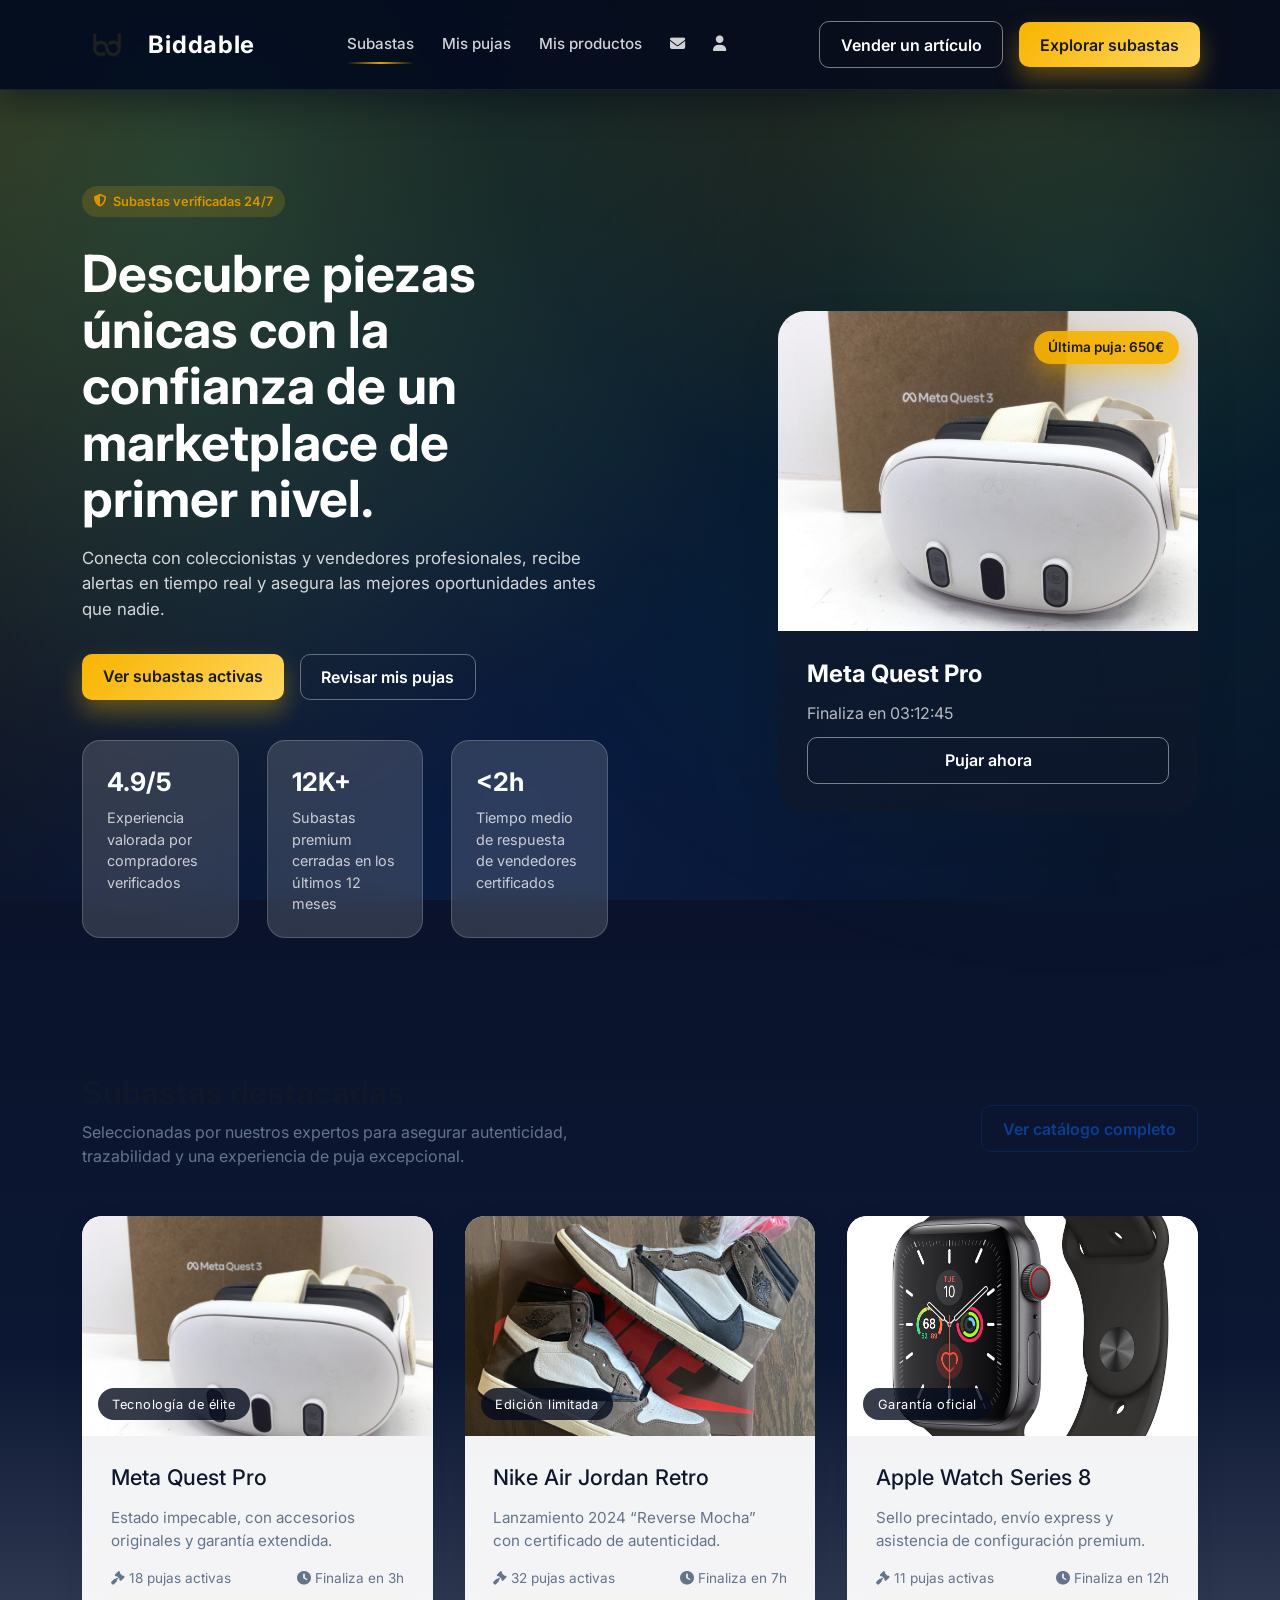
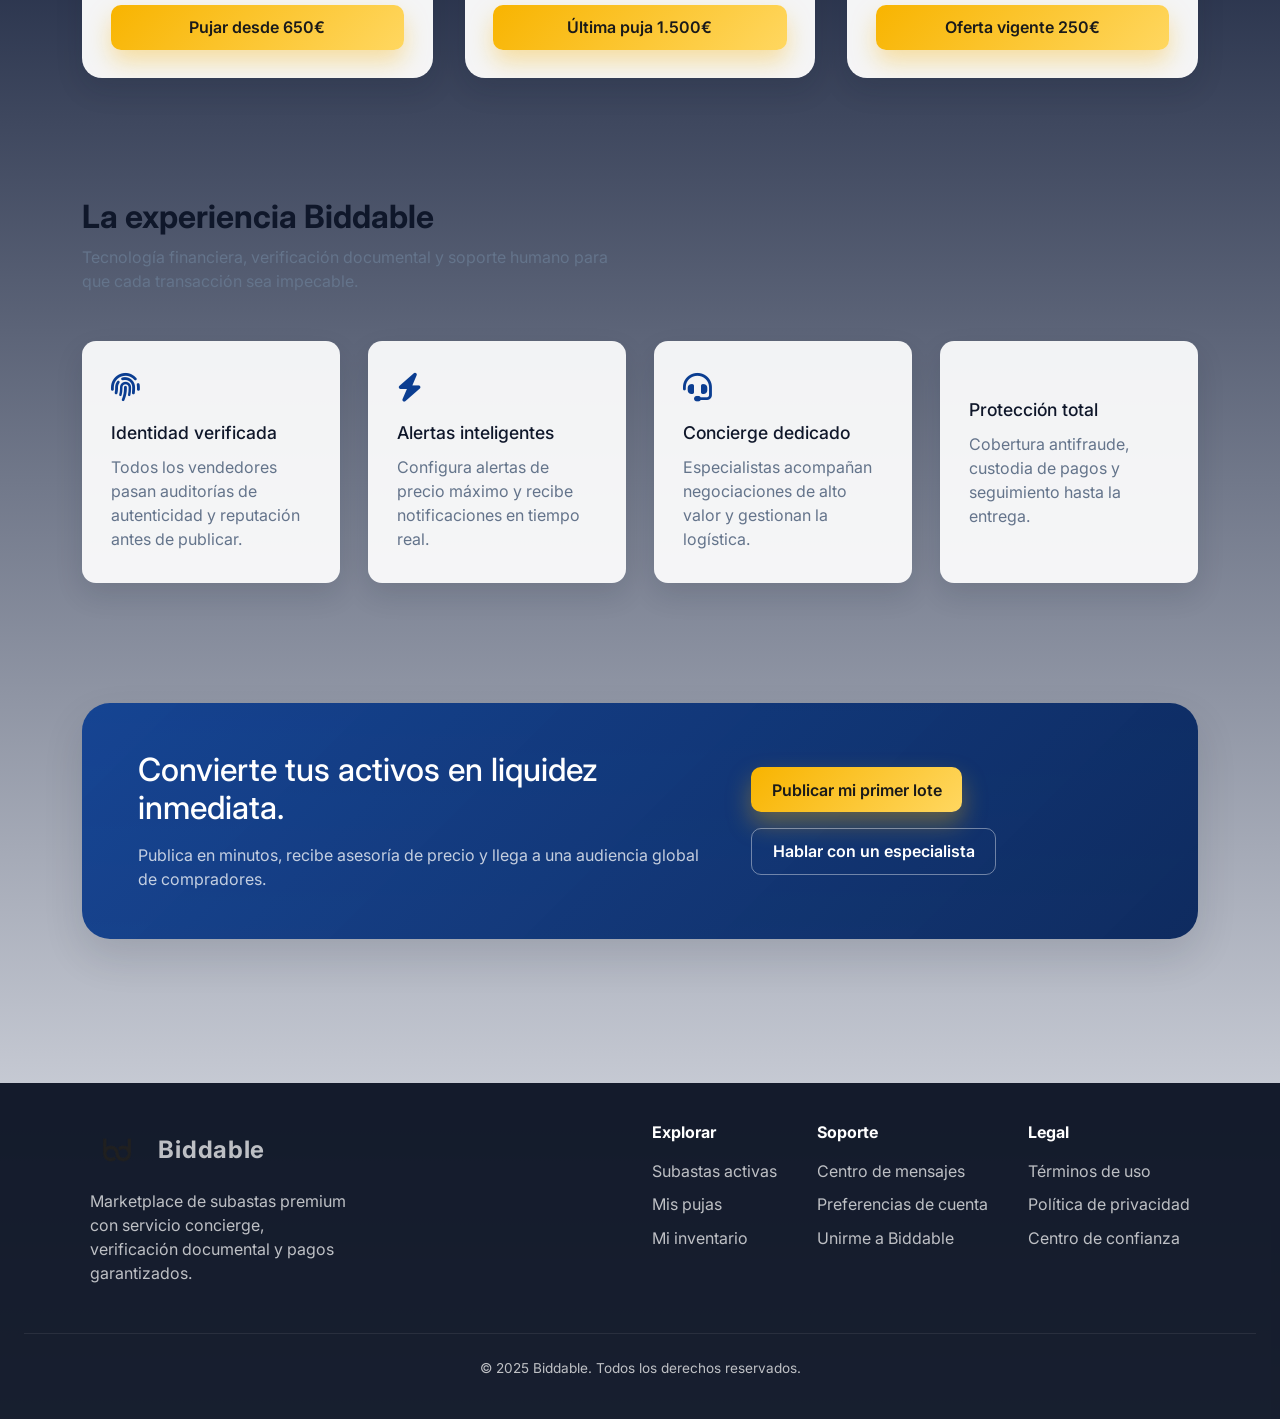
<file: src/public/index.html>
<!DOCTYPE html>
<html lang="es">
<head>
  <meta charset="UTF-8" />
  <meta name="viewport" content="width=device-width, initial-scale=1.0" />
  <title>Biddable | Subastas Exclusivas</title>

  <!-- Bootstrap & Estilos -->
  <link href="https://cdn.jsdelivr.net/npm/bootstrap@5.3.2/dist/css/bootstrap.min.css" rel="stylesheet" />
  <link href="https://fonts.googleapis.com/css2?family=Inter:wght@400;600;700&display=swap" rel="stylesheet" />
  <link rel="stylesheet" href="https://cdnjs.cloudflare.com/ajax/libs/font-awesome/6.4.0/css/all.min.css" />
  <link rel="stylesheet" href="css/theme.css" />
  <link rel="stylesheet" href="css/index.css" />
</head>
<body>
  <header class="app-header">
    <div class="app-header__inner">
      <a href="index.html" class="app-brand">
        <img src="uploads/logo-removebg-preview.png" alt="Biddable" />
        Biddable
      </a>
      <nav class="app-nav">
        <a href="productos.html" class="is-active">Subastas</a>
        <a href="misPujas.html">Mis pujas</a>
        <a href="misProductos.html">Mis productos</a>
        <a href="mensajes.html"><i class="fas fa-envelope"></i></a>
        <a href="miCuenta.html"><i class="fas fa-user"></i></a>
      </nav>
      <div class="app-header__actions">
        <a href="crearProducto.html" class="btn btn-outline-light">Vender un artículo</a>
        <a href="productos.html" class="btn btn-primary">Explorar subastas</a>
      </div>
    </div>
  </header>

  <main>
    <section class="home-hero">
      <div class="container">
        <div class="home-hero__grid">
          <div class="home-hero__content">
            <span class="badge-premium"><i class="fas fa-shield-alt"></i> Subastas verificadas 24/7</span>
            <h1>Descubre piezas únicas con la confianza de un marketplace de primer nivel.</h1>
            <p>Conecta con coleccionistas y vendedores profesionales, recibe alertas en tiempo real y asegura las mejores oportunidades antes que nadie.</p>
            <div class="home-hero__actions">
              <a href="productos.html" class="btn btn-primary">Ver subastas activas</a>
              <a href="misPujas.html" class="btn btn-outline-light">Revisar mis pujas</a>
            </div>
            <div class="home-hero__stats">
              <div class="hero-stat">
                <span>4.9/5</span>
                <p>Experiencia valorada por compradores verificados</p>
              </div>
              <div class="hero-stat">
                <span>12K+</span>
                <p>Subastas premium cerradas en los últimos 12 meses</p>
              </div>
              <div class="hero-stat">
                <span>&lt;2h</span>
                <p>Tiempo medio de respuesta de vendedores certificados</p>
              </div>
            </div>
          </div>
          <div class="home-hero__visual">
            <div class="hero-showcase">
              <img src="uploads/gafasvr.jpg" alt="Gafas VR Meta Quest" class="hero-showcase__image" />
              <div class="hero-showcase__badge">Última puja: 650€</div>
              <div class="hero-showcase__details">
                <h3>Meta Quest Pro</h3>
                <p>Finaliza en 03:12:45</p>
                <a href="producto.html?id=684ae522dd8f80b10f4de175" class="btn btn-outline-light">Pujar ahora</a>
              </div>
            </div>
          </div>
        </div>
      </div>
    </section>

    <section class="home-showcase">
      <div class="container">
        <div class="section-heading">
          <div>
            <h2 class="section-heading__title">Subastas destacadas</h2>
            <p class="section-heading__subtitle">Seleccionadas por nuestros expertos para asegurar autenticidad, trazabilidad y una experiencia de puja excepcional.</p>
          </div>
          <a href="productos.html" class="btn btn-outline-primary">Ver catálogo completo</a>
        </div>
        <div class="auction-grid">
          <article class="auction-card">
            <div class="auction-card__media">
              <img src="uploads/gafasvr.jpg" alt="Gafas VR Meta Quest" />
              <span class="auction-card__tag">Tecnología de élite</span>
            </div>
            <div class="auction-card__body">
              <h3>Meta Quest Pro</h3>
              <p>Estado impecable, con accesorios originales y garantía extendida.</p>
              <div class="auction-card__meta">
                <span><i class="fas fa-gavel"></i> 18 pujas activas</span>
                <span><i class="fas fa-clock"></i> Finaliza en 3h</span>
              </div>
              <a href="producto.html?id=684ae522dd8f80b10f4de175" class="btn btn-primary w-100">Pujar desde 650€</a>
            </div>
          </article>
          <article class="auction-card">
            <div class="auction-card__media">
              <img src="uploads/nike.jpg" alt="Zapatillas Nike Air Jordan" />
              <span class="auction-card__tag">Edición limitada</span>
            </div>
            <div class="auction-card__body">
              <h3>Nike Air Jordan Retro</h3>
              <p>Lanzamiento 2024 “Reverse Mocha” con certificado de autenticidad.</p>
              <div class="auction-card__meta">
                <span><i class="fas fa-gavel"></i> 32 pujas activas</span>
                <span><i class="fas fa-clock"></i> Finaliza en 7h</span>
              </div>
              <a href="producto.html?id=684ae624dd8f80b10f4de181" class="btn btn-primary w-100">Última puja 1.500€</a>
            </div>
          </article>
          <article class="auction-card">
            <div class="auction-card__media">
              <img src="uploads/apple.jpg" alt="Apple Watch Series 8" />
              <span class="auction-card__tag">Garantía oficial</span>
            </div>
            <div class="auction-card__body">
              <h3>Apple Watch Series 8</h3>
              <p>Sello precintado, envío express y asistencia de configuración premium.</p>
              <div class="auction-card__meta">
                <span><i class="fas fa-gavel"></i> 11 pujas activas</span>
                <span><i class="fas fa-clock"></i> Finaliza en 12h</span>
              </div>
              <a href="producto.html?id=684ae76fdd8f80b10f4de19f" class="btn btn-primary w-100">Oferta vigente 250€</a>
            </div>
          </article>
        </div>
      </div>
    </section>

    <section class="home-benefits">
      <div class="container">
        <div class="section-heading">
          <div>
            <h2 class="section-heading__title">La experiencia Biddable</h2>
            <p class="section-heading__subtitle">Tecnología financiera, verificación documental y soporte humano para que cada transacción sea impecable.</p>
          </div>
        </div>
        <div class="benefits-grid">
          <article class="benefit-card">
            <i class="fas fa-fingerprint"></i>
            <h4>Identidad verificada</h4>
            <p>Todos los vendedores pasan auditorías de autenticidad y reputación antes de publicar.</p>
          </article>
          <article class="benefit-card">
            <i class="fas fa-bolt"></i>
            <h4>Alertas inteligentes</h4>
            <p>Configura alertas de precio máximo y recibe notificaciones en tiempo real.</p>
          </article>
          <article class="benefit-card">
            <i class="fas fa-headset"></i>
            <h4>Concierge dedicado</h4>
            <p>Especialistas acompañan negociaciones de alto valor y gestionan la logística.</p>
          </article>
          <article class="benefit-card">
            <i class="fas fa-shield-check"></i>
            <h4>Protección total</h4>
            <p>Cobertura antifraude, custodia de pagos y seguimiento hasta la entrega.</p>
          </article>
        </div>
      </div>
    </section>

    <section class="home-cta">
      <div class="container">
        <div class="home-cta__panel">
          <div>
            <h2>Convierte tus activos en liquidez inmediata.</h2>
            <p>Publica en minutos, recibe asesoría de precio y llega a una audiencia global de compradores.</p>
          </div>
          <div class="home-cta__actions">
            <a href="crearProducto.html" class="btn btn-primary">Publicar mi primer lote</a>
            <a href="mensajes.html" class="btn btn-outline-primary">Hablar con un especialista</a>
          </div>
        </div>
      </div>
    </section>
  </main>

  <footer class="app-footer">
    <div class="app-footer__inner">
      <div class="app-footer__brand">
        <a href="index.html" class="app-brand">
          <img src="uploads/logo-removebg-preview.png" alt="Biddable" />
          Biddable
        </a>
        <p>Marketplace de subastas premium con servicio concierge, verificación documental y pagos garantizados.</p>
      </div>
      <div class="app-footer__cols">
        <div class="app-footer__col">
          <h4>Explorar</h4>
          <ul>
            <li><a href="productos.html">Subastas activas</a></li>
            <li><a href="misPujas.html">Mis pujas</a></li>
            <li><a href="misProductos.html">Mi inventario</a></li>
          </ul>
        </div>
        <div class="app-footer__col">
          <h4>Soporte</h4>
          <ul>
            <li><a href="mensajes.html">Centro de mensajes</a></li>
            <li><a href="miCuenta.html">Preferencias de cuenta</a></li>
            <li><a href="registro.html">Unirme a Biddable</a></li>
          </ul>
        </div>
        <div class="app-footer__col">
          <h4>Legal</h4>
          <ul>
            <li><a href="#">Términos de uso</a></li>
            <li><a href="#">Política de privacidad</a></li>
            <li><a href="#">Centro de confianza</a></li>
          </ul>
        </div>
      </div>
    </div>
    <div class="footer-bottom">&copy; 2025 Biddable. Todos los derechos reservados.</div>
  </footer>

  <div id="notificacion-container" class="toast-container position-fixed bottom-0 end-0 p-3" style="z-index: 1100;"></div>
  <script src="js/notificacion.js"></script>
  <script src="https://cdn.jsdelivr.net/npm/bootstrap@5.3.2/dist/js/bootstrap.bundle.min.js"></script>
</body>
</html>
</file>
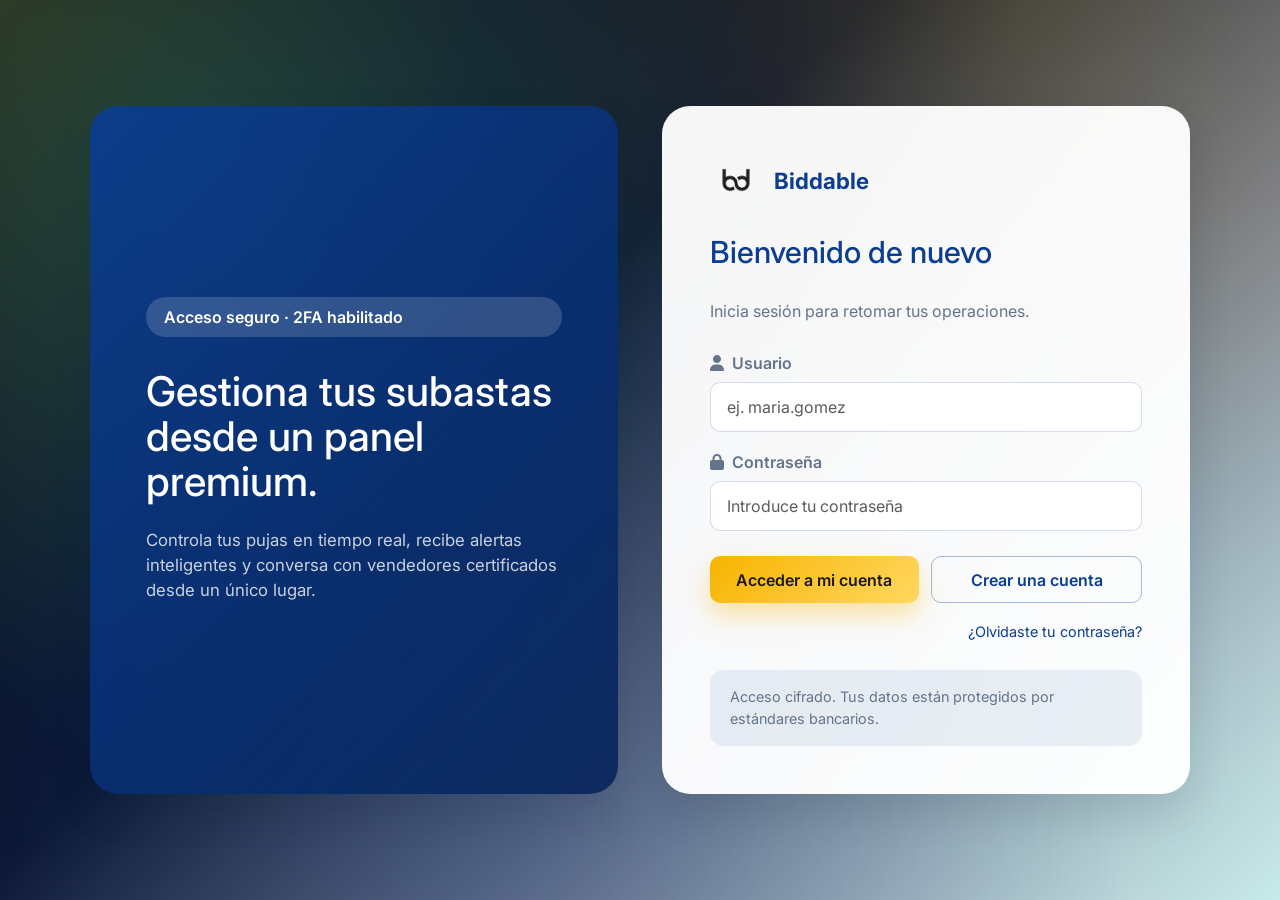
<file: src/public/gestion_productos.html>
<!DOCTYPE html>
<html lang="es">
<head>
  <meta charset="UTF-8" />
  <title>Administrar Productos – Biddable</title>
  <meta name="viewport" content="width=device-width, initial-scale=1.0" />
  <link href="https://cdn.jsdelivr.net/npm/bootstrap@5.3.2/dist/css/bootstrap.min.css" rel="stylesheet" />
  <link rel="stylesheet" href="css/admin.css" />
</head>
<body>
<header class="bg-white border-bottom shadow-sm sticky-top header-grande">
  <div class="container d-flex justify-content-between align-items-center py-3">
    <a href="index.html" class="d-flex align-items-center gap-3 text-decoration-none">
      <img src="uploads/logo-removebg-preview.png" alt="Logo" height="60">
      <span class="fw-bold text-dark fs-4">Biddable</span>
    </a>
    <nav class="d-flex align-items-center gap-4">
      <a href="gestion_usuarios.html" class="nav-link">Usuarios</a>
      <a href="gestion_productos.html" class="nav-link">Productos</a>
      <a href="miCuenta.html" class="text-dark"><i class="fas fa-user fs-5"></i></a>
    </nav>
  </div>
</header>

<main class="container py-5">
  <h1 class="mb-4">Gestión de Productos</h1>
  <div id="tabla-productos" class="table-responsive">
    <table class="table table-bordered table-striped">
      <thead>
        <tr>
          <th>Título</th>
          <th>Vendedor</th>
          <th>Precio Inicial</th>
          <th>Estado</th>
          <th>Acciones</th>
        </tr>
      </thead>
      <tbody id="productos-body"></tbody>
    </table>
  </div>
</main>

<!-- MODAL DE CONFIRMACIÓN -->
<div class="modal fade" id="modalConfirmarEliminar" tabindex="-1" aria-hidden="true">
  <div class="modal-dialog modal-dialog-centered">
    <div class="modal-content">
      <div class="modal-header">
        <h5 class="modal-title">Confirmar eliminación</h5>
        <button type="button" class="btn-close" data-bs-dismiss="modal" aria-label="Cerrar"></button>
      </div>
      <div class="modal-body">
        ¿Estás seguro de que deseas eliminar este producto?
      </div>
      <div class="modal-footer">
        <button type="button" class="btn btn-secondary" data-bs-dismiss="modal">Cancelar</button>
        <button id="btn-confirmar-eliminar" type="button" class="btn btn-danger">Eliminar</button>
      </div>
    </div>
  </div>
</div>

<!-- Notificación -->
<div id="notificacion-container" class="toast-container position-fixed bottom-0 end-0 p-3" style="z-index: 1100;"></div>

<script src="https://cdn.jsdelivr.net/npm/bootstrap@5.3.2/dist/js/bootstrap.bundle.min.js"></script>
<script src="js/notificacion.js" type="module"></script>
<script src="js/adminProductos.js" type="module"></script>
</body>
</html>
</file>
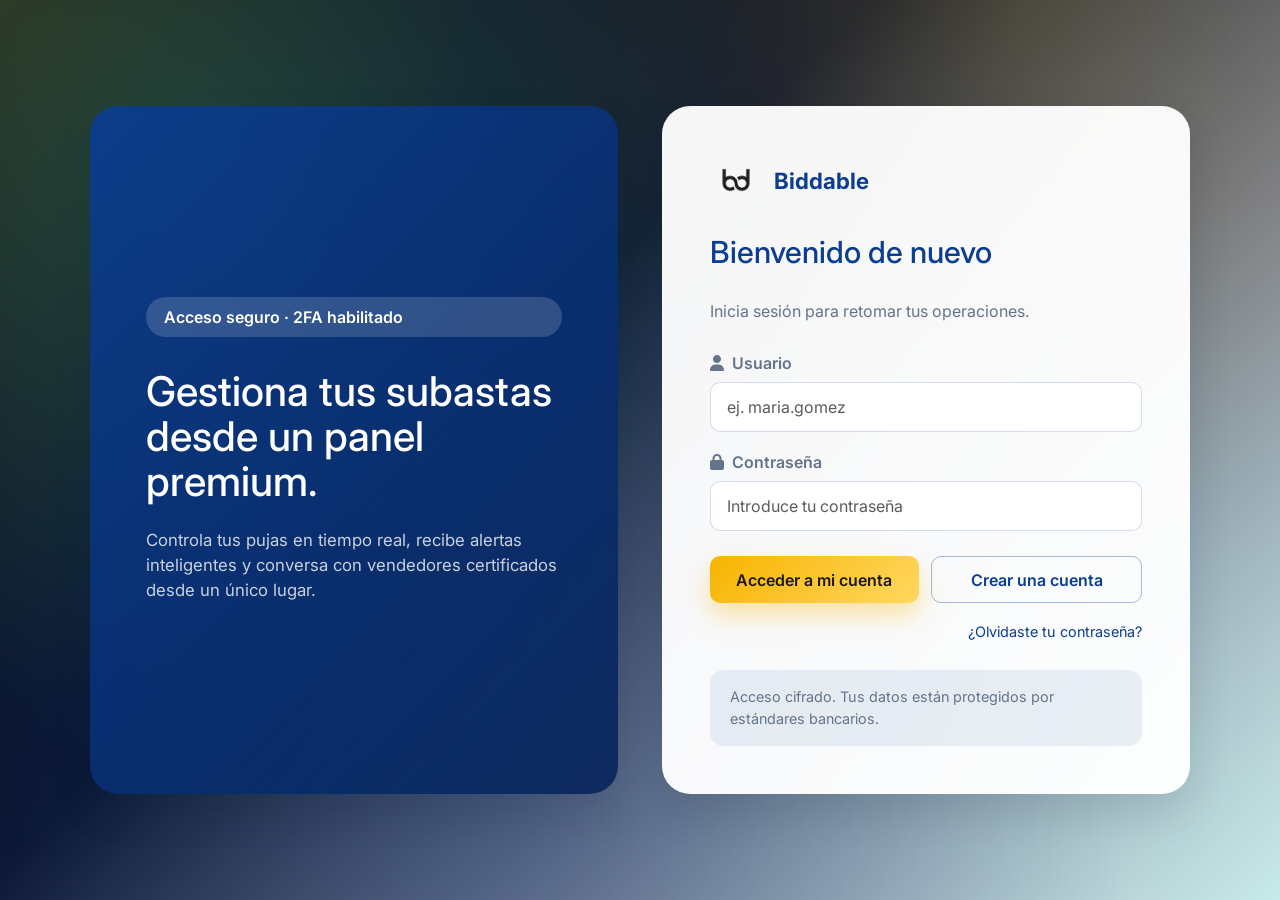
<file: src/public/gestion_usuarios.html>
<!DOCTYPE html>
<html lang="es">
<head>
  <meta charset="UTF-8" />
  <title>Administrar Usuarios – Biddable</title>
  <meta name="viewport" content="width=device-width, initial-scale=1.0" />
  <link href="https://cdn.jsdelivr.net/npm/bootstrap@5.3.2/dist/css/bootstrap.min.css" rel="stylesheet" />
  <link rel="stylesheet" href="css/admin.css" />
</head>
<body>
<header class="bg-white border-bottom shadow-sm sticky-top header-grande">
  <div class="container d-flex justify-content-between align-items-center py-3">
    <a href="index.html" class="d-flex align-items-center gap-3 text-decoration-none">
      <img src="uploads/logo-removebg-preview.png" alt="Logo" height="60">
      <span class="fw-bold text-dark fs-4">Biddable</span>
    </a>
    <nav class="d-flex align-items-center gap-4">
      <a href="gestion_usuarios.html" class="nav-link">Usuarios</a>
      <a href="gestion_productos.html" class="nav-link">Productos</a>
      <a href="miCuenta.html" class="text-dark"><i class="fas fa-user fs-5"></i></a>
    </nav>
  </div>
</header>

<main class="container py-5">
  <h1 class="mb-4">Gestión de Usuarios</h1>
  <div id="tabla-usuarios" class="table-responsive">
    <table class="table table-bordered table-striped">
      <thead>
        <tr>
          <th>Usuario</th>
          <th>Email</th>
          <th>Rol</th>
          <th>Acciones</th>
        </tr>
      </thead>
      <tbody id="usuarios-body"></tbody>
    </table>
  </div>
</main>

<!-- MODAL DE CONFIRMACIÓN -->
<div class="modal fade" id="modalConfirmarEliminar" tabindex="-1" aria-hidden="true">
  <div class="modal-dialog modal-dialog-centered">
    <div class="modal-content">
      <div class="modal-header">
        <h5 class="modal-title">Confirmar eliminación</h5>
        <button type="button" class="btn-close" data-bs-dismiss="modal" aria-label="Cerrar"></button>
      </div>
      <div class="modal-body">
        ¿Estás seguro de que deseas eliminar este usuario?
      </div>
      <div class="modal-footer">
        <button type="button" class="btn btn-secondary" data-bs-dismiss="modal">Cancelar</button>
        <button id="btn-confirmar-eliminar" type="button" class="btn btn-danger">Eliminar</button>
      </div>
    </div>
  </div>
</div>

<!-- Notificación -->
<div id="notificacion-container" class="toast-container position-fixed bottom-0 end-0 p-3" style="z-index: 1100;"></div>

<script src="https://cdn.jsdelivr.net/npm/bootstrap@5.3.2/dist/js/bootstrap.bundle.min.js"></script>
<script src="js/notificacion.js" type="module"></script>
<script src="js/adminUsuarios.js" type="module"></script>
</body>
</html>
</file>
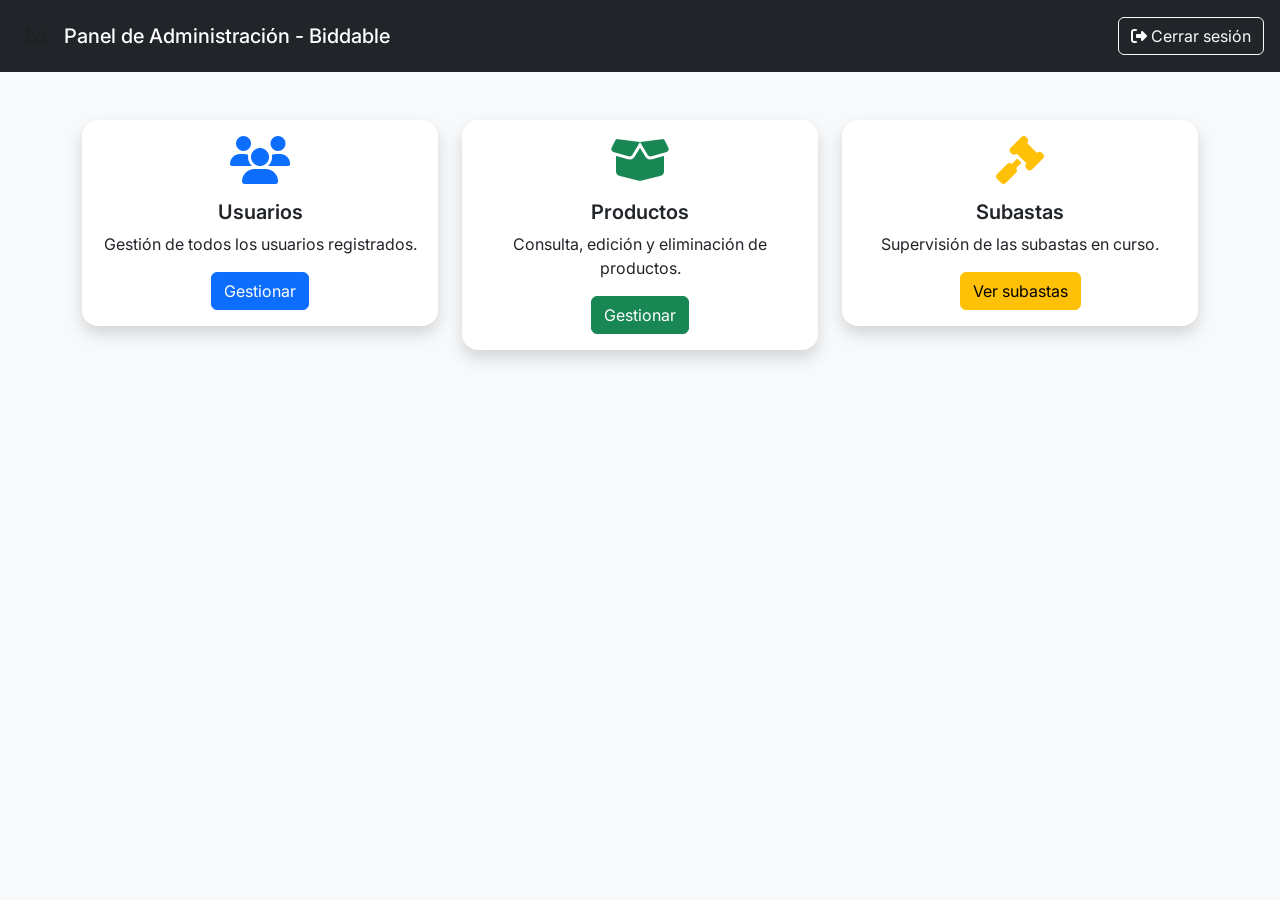
<file: src/public/index_admin.html>
<!DOCTYPE html>
<html lang="es">
<head>
  <meta charset="UTF-8" />
  <title>Panel de Administrador - Biddable</title>
  <meta name="viewport" content="width=device-width, initial-scale=1.0" />

  <!-- Bootstrap + Iconos + Fuente -->
  <link href="https://cdn.jsdelivr.net/npm/bootstrap@5.3.2/dist/css/bootstrap.min.css" rel="stylesheet" />
  <link rel="stylesheet" href="https://cdnjs.cloudflare.com/ajax/libs/font-awesome/6.4.0/css/all.min.css" />
  <link href="https://fonts.googleapis.com/css2?family=Inter:wght@400;600;700&display=swap" rel="stylesheet" />
  <link rel="stylesheet" href="css/admin.css" />
</head>
<body>

  <!-- Header -->
  <header class="bg-dark text-white p-3 d-flex justify-content-between align-items-center">
    <div class="d-flex align-items-center">
      <img src="uploads/logo-removebg-preview.png" alt="Logo" height="40" class="me-2">
      <h5 class="mb-0">Panel de Administración - Biddable</h5>
    </div>
    <button class="btn btn-outline-light" onclick="cerrarSesion()">
      <i class="fas fa-sign-out-alt"></i> Cerrar sesión
    </button>
  </header>

  <!-- Contenido -->
  <main class="container my-5">
    <div class="row g-4">

      <div class="col-md-4">
        <div class="card text-center shadow">
          <div class="card-body">
            <i class="fas fa-users fa-3x mb-3 text-primary"></i>
            <h5 class="card-title">Usuarios</h5>
            <p class="card-text">Gestión de todos los usuarios registrados.</p>
            <a href="gestion_usuarios.html" class="btn btn-primary">Gestionar</a>
          </div>
        </div>
      </div>

      <div class="col-md-4">
        <div class="card text-center shadow">
          <div class="card-body">
            <i class="fas fa-box-open fa-3x mb-3 text-success"></i>
            <h5 class="card-title">Productos</h5>
            <p class="card-text">Consulta, edición y eliminación de productos.</p>
            <a href="gestion_productos.html" class="btn btn-success">Gestionar</a>
          </div>
        </div>
      </div>

      <div class="col-md-4">
        <div class="card text-center shadow">
          <div class="card-body">
            <i class="fas fa-gavel fa-3x mb-3 text-warning"></i>
            <h5 class="card-title">Subastas</h5>
            <p class="card-text">Supervisión de las subastas en curso.</p>
            <a href="admin_subastas.html" class="btn btn-warning">Ver subastas</a>
          </div>
        </div>
      </div>

    </div>
  </main>
<!-- Contenedor para notificaciones -->
<div id="notificacion-container" class="toast-container position-fixed bottom-0 end-0 p-3" style="z-index: 1100;"></div>
<script src="js/notificacion.js"></script>

  <!-- JS -->
  <script>
    function cerrarSesion() {
      localStorage.removeItem('token');
      window.location.href = 'login.html';
    }
  </script>

</body>
</html>
</file>
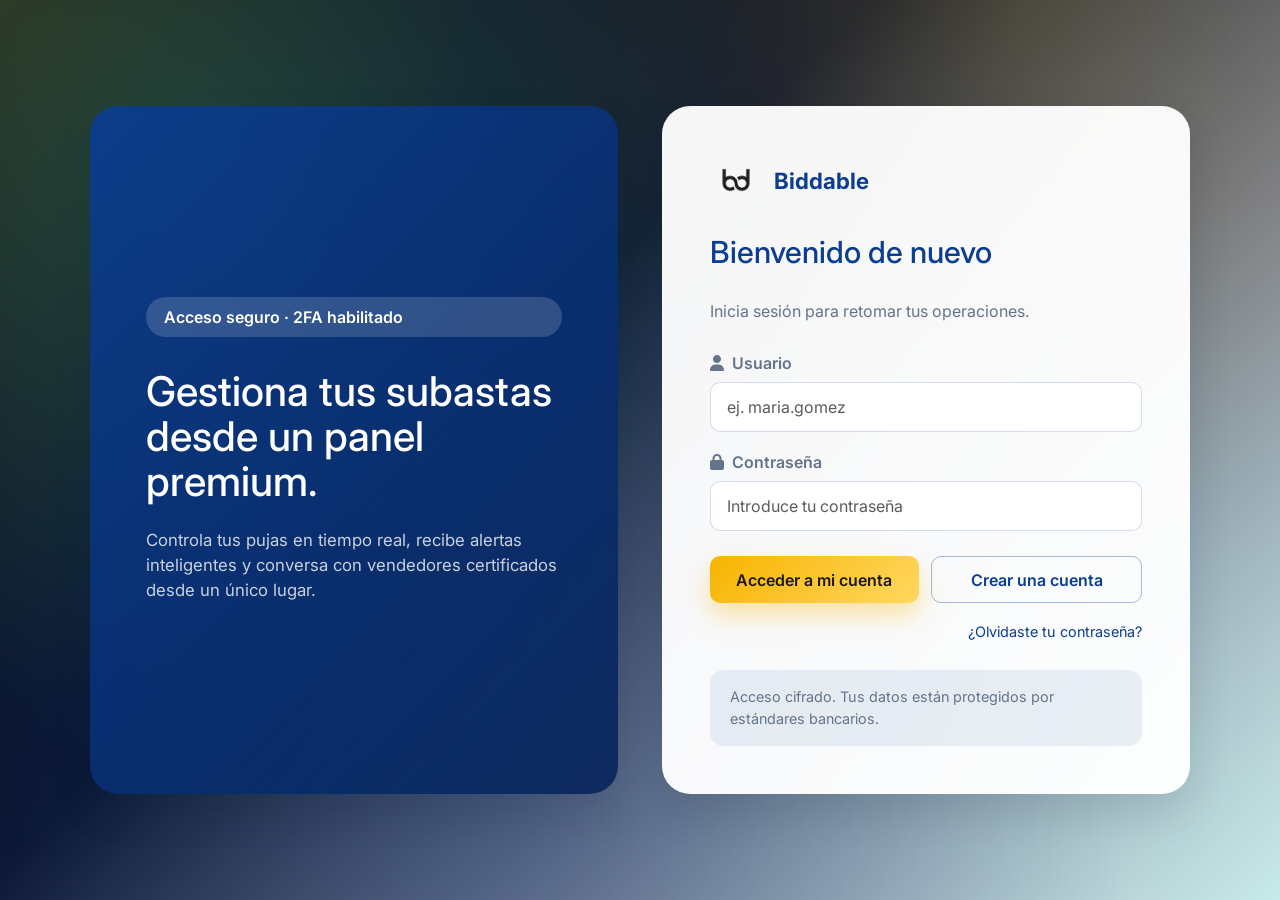
<file: src/public/login.html>
<!DOCTYPE html>
<html lang="es">
<head>
  <meta charset="UTF-8">
  <title>Iniciar Sesión - Biddable</title>
  <meta name="viewport" content="width=device-width, initial-scale=1.0">

  <!-- Bootstrap + Estilos -->
  <link href="https://cdn.jsdelivr.net/npm/bootstrap@5.3.2/dist/css/bootstrap.min.css" rel="stylesheet" />
  <link href="https://fonts.googleapis.com/css2?family=Inter:wght@400;600;700&display=swap" rel="stylesheet" />
  <link rel="stylesheet" href="https://cdnjs.cloudflare.com/ajax/libs/font-awesome/6.4.0/css/all.min.css" />
  <link rel="stylesheet" href="css/theme.css">
  <link rel="stylesheet" href="css/login.css">
</head>
<body class="auth-body">

  <div class="auth-shell">
    <div class="auth-visual">
      <div class="auth-visual__badge">Acceso seguro · 2FA habilitado</div>
      <h1>Gestiona tus subastas desde un panel premium.</h1>
      <p>Controla tus pujas en tiempo real, recibe alertas inteligentes y conversa con vendedores certificados desde un único lugar.</p>
    </div>
    <div class="auth-card">
      <a href="index.html" class="auth-brand">
        <img src="uploads/logo-removebg-preview.png" alt="Biddable" />
        <span>Biddable</span>
      </a>
      <h2>Bienvenido de nuevo</h2>
      <p>Inicia sesión para retomar tus operaciones.</p>
      <form id="form-login" class="auth-form">
        <label class="auth-field">
          <span><i class="fas fa-user"></i> Usuario</span>
          <input type="text" id="usuario" class="form-control" placeholder="ej. maria.gomez" required>
        </label>
        <label class="auth-field">
          <span><i class="fas fa-lock"></i> Contraseña</span>
          <input type="password" id="contrasena" class="form-control" placeholder="Introduce tu contraseña" required>
        </label>
        <div class="auth-actions">
          <button type="submit" class="btn btn-primary">Acceder a mi cuenta</button>
          <a href="registro.html" class="btn btn-outline-primary">Crear una cuenta</a>
        </div>
        <div class="auth-links">
          <a href="#">¿Olvidaste tu contraseña?</a>
        </div>
      </form>
      <div class="auth-meta">
        <p>Acceso cifrado. Tus datos están protegidos por estándares bancarios.</p>
      </div>
    </div>
  </div>
<!-- Contenedor para notificaciones -->
<div id="notificacion-container" class="toast-container position-fixed bottom-0 end-0 p-3" style="z-index: 1100;"></div>
<script src="js/notificacion.js"></script>

  <script src="js/login.js"></script>
</body>
</html>
</file>
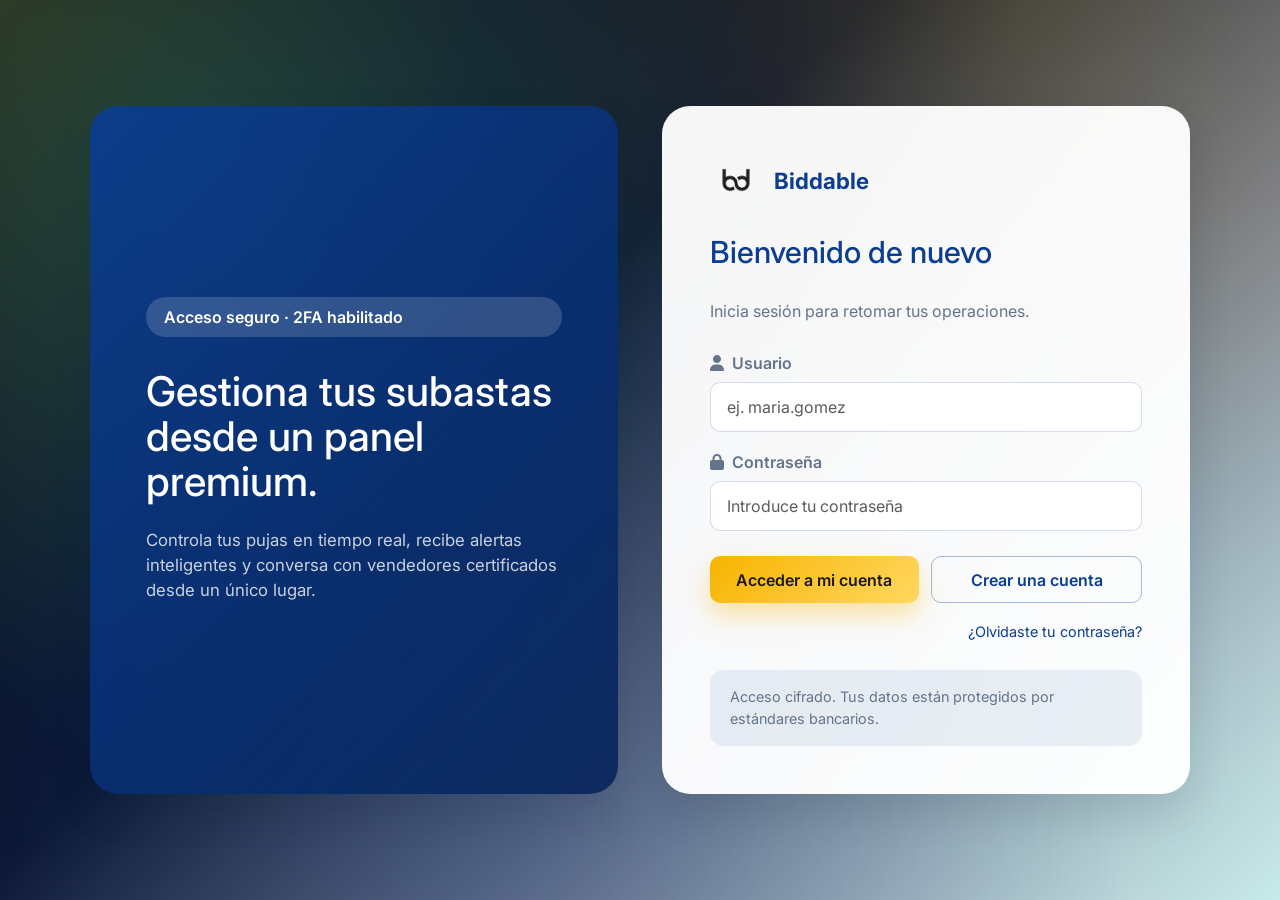
<file: src/public/misPujas.html>
<!DOCTYPE html>
<html lang="es">
<head>
  <meta charset="UTF-8" />
  <title>Mis Pujas – Biddable</title>
  <meta name="viewport" content="width=device-width, initial-scale=1.0" />

  <!-- Bootstrap + Fuentes -->
  <link href="https://cdn.jsdelivr.net/npm/bootstrap@5.3.2/dist/css/bootstrap.min.css" rel="stylesheet" />
  <link href="https://fonts.googleapis.com/css2?family=Inter:wght@400;600;700&display=swap" rel="stylesheet" />
  <link rel="stylesheet" href="https://cdnjs.cloudflare.com/ajax/libs/font-awesome/6.4.0/css/all.min.css" />

  <!-- Estilos personalizados -->
  <link rel="stylesheet" href="css/theme.css" />
  <link rel="stylesheet" href="css/misPujas.css" />
</head>
<body>

  <header class="app-header">
    <div class="app-header__inner">
      <a href="index.html" class="app-brand">
        <img src="uploads/logo-removebg-preview.png" alt="Biddable" />
        Biddable
      </a>
      <nav class="app-nav">
        <a href="productos.html">Subastas</a>
        <a href="misPujas.html" class="is-active">Mis pujas</a>
        <a href="misProductos.html">Mis productos</a>
        <a href="mensajes.html"><i class="fas fa-envelope"></i></a>
        <a href="miCuenta.html"><i class="fas fa-user"></i></a>
      </nav>
      <div class="app-header__actions">
        <a href="productos.html" class="btn btn-outline-light">Explorar nuevas subastas</a>
        <a href="mensajes.html" class="btn btn-primary">Hablar con soporte</a>
      </div>
    </div>
  </header>

  <main class="bids-page">
    <section class="bids-hero">
      <div class="container">
        <div class="bids-hero__content">
          <span class="badge-premium"><i class="fas fa-bell"></i> Seguimiento inteligente</span>
          <h1>Tus pujas al día</h1>
          <p>Consulta el estado de cada lote, recibe recordatorios antes del cierre y ajusta tu estrategia en segundos.</p>
        </div>
      </div>
    </section>

    <section class="bids-list container">
      <div class="section-heading">
        <div>
          <h2 class="section-heading__title">Actividad reciente</h2>
          <p class="section-heading__subtitle">Actualizamos cada pocos segundos para reflejar movimientos en tiempo real.</p>
        </div>
      </div>
      <div id="lista-pujas" class="bids-grid">
        <!-- Tarjetas dinámicas de pujas -->
      </div>
      <div id="sin-pujas" class="empty-state" style="display: none;">
        <i class="fas fa-gavel"></i>
        <h3>Aún no has pujado</h3>
        <p>Explora subastas exclusivas y realiza tu primera oferta.</p>
        <a href="productos.html" class="btn btn-primary">Descubrir subastas</a>
      </div>
    </section>
  </main>
<!-- Contenedor para notificaciones -->
<div id="notificacion-container" class="toast-container position-fixed bottom-0 end-0 p-3" style="z-index: 1100;"></div>
<script src="js/notificacion.js"></script>

  <footer class="app-footer">
    <div class="app-footer__inner">
      <div class="app-footer__brand">
        <a href="index.html" class="app-brand">
          <img src="uploads/logo-removebg-preview.png" alt="Biddable" />
          Biddable
        </a>
        <p>Monitorizamos tus pujas 24/7 para que no pierdas ninguna oportunidad estratégica.</p>
      </div>
      <div class="app-footer__cols">
        <div class="app-footer__col">
          <h4>Panel</h4>
          <ul>
            <li><a href="productos.html">Explorar subastas</a></li>
            <li><a href="misProductos.html">Mis lotes</a></li>
            <li><a href="misPujas.html">Actividad</a></li>
          </ul>
        </div>
        <div class="app-footer__col">
          <h4>Soporte</h4>
          <ul>
            <li><a href="mensajes.html">Centro de mensajes</a></li>
            <li><a href="miCuenta.html">Preferencias</a></li>
            <li><a href="crearProducto.html">Publicar producto</a></li>
          </ul>
        </div>
        <div class="app-footer__col">
          <h4>Recursos</h4>
          <ul>
            <li><a href="#">Consejos de puja</a></li>
            <li><a href="#">Protección al comprador</a></li>
            <li><a href="#">Acuerdos legales</a></li>
          </ul>
        </div>
      </div>
    </div>
    <div class="footer-bottom">&copy; 2025 Biddable. Todos los derechos reservados.</div>
  </footer>
  <script src="js/misPujas.js"></script>
</body>
</html>
</file>
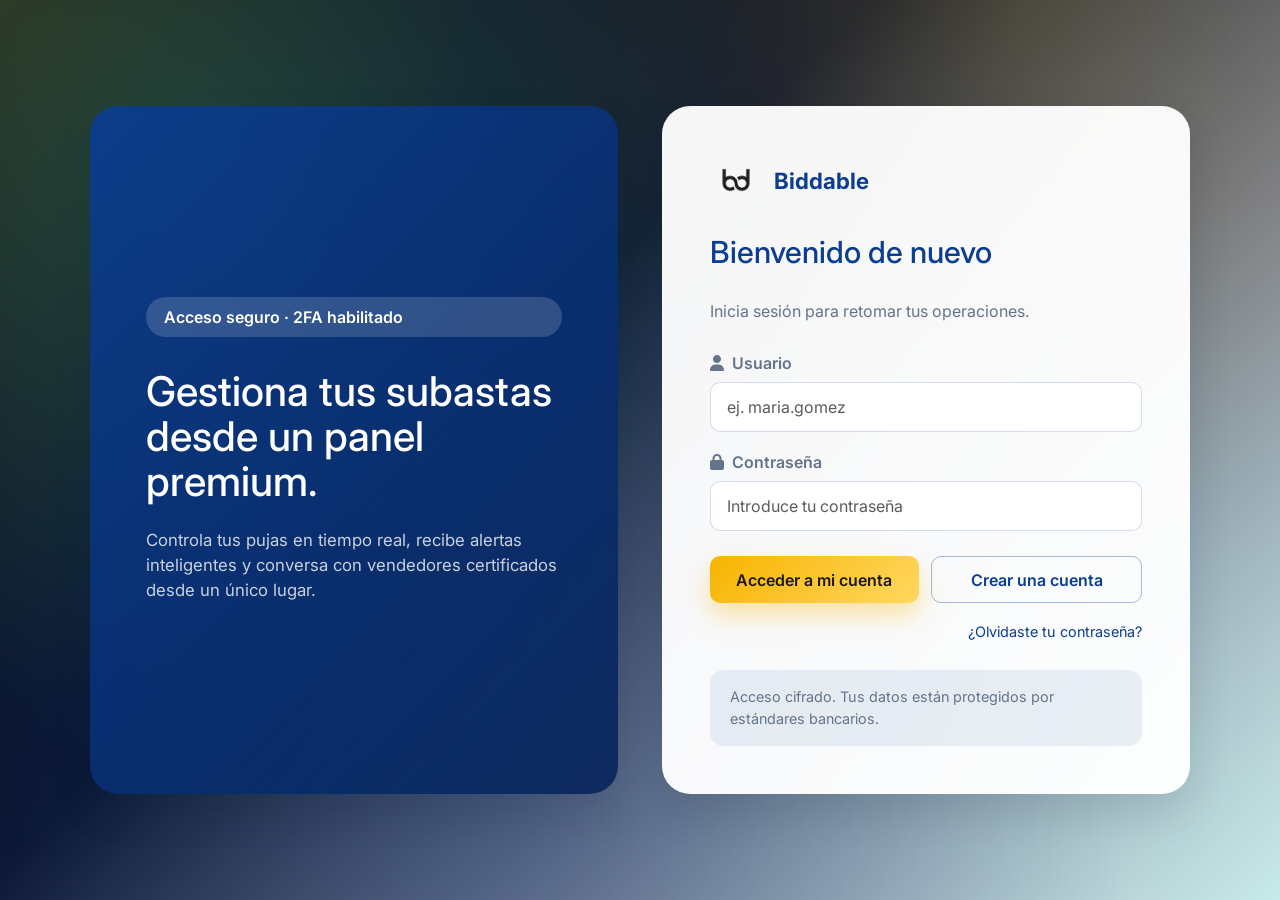
<file: src/public/productos.html>
<!DOCTYPE html>
<html lang="es">
<head>
  <meta charset="UTF-8" />
  <title>Productos - Tienda de Subastas</title>
  <meta name="viewport" content="width=device-width, initial-scale=1" />

  <!-- Google Fonts Inter -->
  <link href="https://fonts.googleapis.com/css2?family=Inter:wght@400;500;600;700&display=swap" rel="stylesheet" />

  <!-- Bootstrap -->
  <link href="https://cdn.jsdelivr.net/npm/bootstrap@5.3.3/dist/css/bootstrap.min.css" rel="stylesheet" />

  <!-- Font Awesome -->
  <link rel="stylesheet" href="https://cdnjs.cloudflare.com/ajax/libs/font-awesome/6.4.0/css/all.min.css" />

  <!-- Estilos personalizados -->
  <link rel="stylesheet" href="css/theme.css" />
  <link rel="stylesheet" href="css/productos.css" />
</head>
<body>

  <header class="app-header">
    <div class="app-header__inner">
      <a href="index.html" class="app-brand">
        <img src="uploads/logo-removebg-preview.png" alt="Biddable" />
        Biddable
      </a>
      <nav class="app-nav">
        <a href="productos.html" class="is-active">Subastas</a>
        <a href="misPujas.html">Mis pujas</a>
        <a href="misProductos.html">Mis productos</a>
        <a href="mensajes.html"><i class="fas fa-envelope"></i></a>
        <a href="miCuenta.html"><i class="fas fa-user"></i></a>
      </nav>
      <div class="app-header__actions">
        <a href="crearProducto.html" class="btn btn-outline-light">Vender un artículo</a>
        <a href="misPujas.html" class="btn btn-primary">Ver mis pujas</a>
      </div>
    </div>
  </header>

  <main class="products-page">
    <section class="products-hero">
      <div class="container">
        <div class="products-hero__layout">
          <div>
            <span class="badge-premium"><i class="fas fa-chart-line"></i> Inventario actualizado cada hora</span>
            <h1>Subastas disponibles</h1>
            <p>Explora lotes curados por especialistas, con historiales de pujas transparentes y garantía de autenticidad.</p>
          </div>
          <a href="mensajes.html" class="btn btn-outline-light">Solicitar asesoría personalizada</a>
        </div>
      </div>
    </section>

    <section class="products-layout container">
      <aside class="filters-panel glass-panel">
        <div class="filters-panel__header">
          <h2>Filtrar subastas</h2>
          <p>Define un rango de inversión y descubre oportunidades a tu medida.</p>
        </div>
        <form id="form-filtros" class="filters-grid">
          <label class="filter-field">
            <span>Precio mínimo (€)</span>
            <input type="number" id="precio-min" name="precioMin" min="0" step="0.01" placeholder="0.00" class="form-control" />
          </label>
          <label class="filter-field">
            <span>Precio máximo (€)</span>
            <input type="number" id="precio-max" name="precioMax" min="0" step="0.01" placeholder="2.500,00" class="form-control" />
          </label>
          <label class="filter-field">
            <span>Caduca antes de</span>
            <input type="date" id="fecha-expiracion" name="fechaExpiracion" class="form-control" />
          </label>
          <label class="filter-field">
            <span>Categoría</span>
            <select id="categoria" name="categoria" class="form-select">
              <option value="">Todas las categorías</option>
            </select>
          </label>
          <div class="filters-actions">
            <button type="submit" class="btn btn-primary">Aplicar filtros</button>
            <button type="button" class="btn btn-outline-primary" id="btn-limpiar">Limpiar todo</button>
          </div>
        </form>
        <div class="filters-footnote">
          <i class="fas fa-bell"></i>
          <span>Crea alertas para recibir notificaciones cuando aparezcan nuevos lotes en tu rango.</span>
        </div>
      </aside>

      <section class="results-panel">
        <div class="section-heading">
          <div>
            <h2 class="section-heading__title">Resultados</h2>
            <p class="section-heading__subtitle">Ordenados por relevancia y actividad reciente de pujas.</p>
          </div>
          <div class="results-badge">
            <i class="fas fa-bolt"></i> Actualización en tiempo real
          </div>
        </div>
        <div id="lista-productos" class="product-grid">
          <!-- Productos dinámicos -->
        </div>
        <div id="sin-productos" class="empty-state d-none">
          <i class="fas fa-search"></i>
          <h3>Sin resultados con estos filtros</h3>
          <p>Amplía el rango de precios o selecciona otra categoría para descubrir más oportunidades.</p>
        </div>
      </section>
    </section>
  </main>

  <footer class="app-footer">
    <div class="app-footer__inner">
      <div class="app-footer__brand">
        <a href="index.html" class="app-brand">
          <img src="uploads/logo-removebg-preview.png" alt="Biddable" />
          Biddable
        </a>
        <p>El ecosistema de subastas que conecta vendedores profesionales con compradores exigentes.</p>
      </div>
      <div class="app-footer__cols">
        <div class="app-footer__col">
          <h4>Descubrir</h4>
          <ul>
            <li><a href="productos.html">Subastas en vivo</a></li>
            <li><a href="misPujas.html">Historial de pujas</a></li>
            <li><a href="misProductos.html">Mis lotes</a></li>
          </ul>
        </div>
        <div class="app-footer__col">
          <h4>Servicios</h4>
          <ul>
            <li><a href="mensajes.html">Mesa de ayuda</a></li>
            <li><a href="miCuenta.html">Gestión de cuenta</a></li>
            <li><a href="crearProducto.html">Publicar un producto</a></li>
          </ul>
        </div>
        <div class="app-footer__col">
          <h4>Recursos</h4>
          <ul>
            <li><a href="#">Guía para vendedores</a></li>
            <li><a href="#">Guía para compradores</a></li>
            <li><a href="#">Preguntas frecuentes</a></li>
          </ul>
        </div>
      </div>
    </div>
    <div class="footer-bottom">&copy; 2025 Biddable. Todos los derechos reservados.</div>
  </footer>

  <div id="notificacion-container" class="toast-container position-fixed bottom-0 end-0 p-3" style="z-index: 1100;"></div>
  <script src="js/notificacion.js"></script>

  <script src="https://cdn.jsdelivr.net/npm/bootstrap@5.3.3/dist/js/bootstrap.bundle.min.js"></script>

  <script src="js/productos.js"></script>
</body>
</html>
</file>
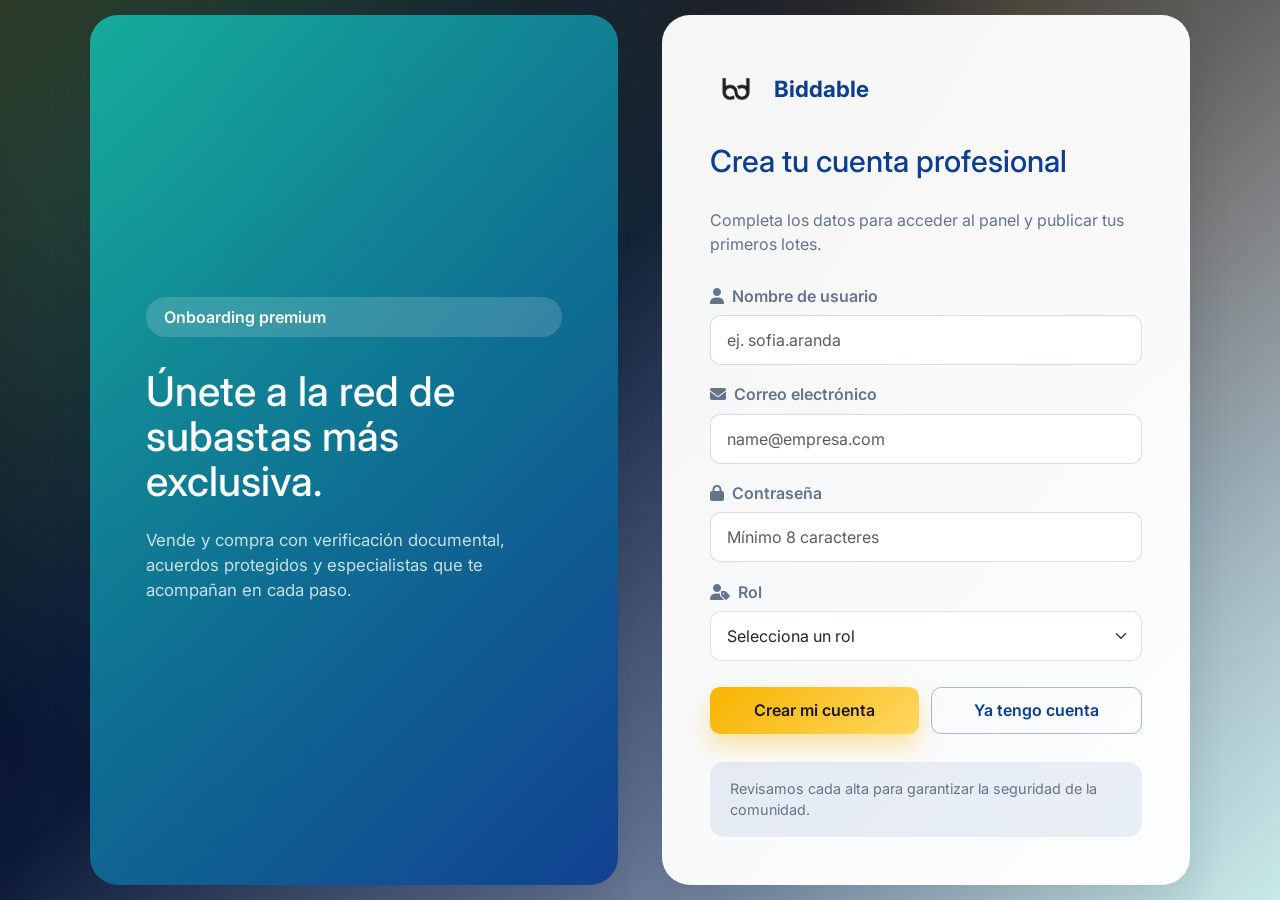
<file: src/public/registro.html>
<!DOCTYPE html>
<html lang="es">
<head>
  <meta charset="UTF-8">
  <title>Registro - Biddable</title>
  <meta name="viewport" content="width=device-width, initial-scale=1.0">

  <!-- Bootstrap + Estilos -->
  <link href="https://cdn.jsdelivr.net/npm/bootstrap@5.3.2/dist/css/bootstrap.min.css" rel="stylesheet" />
  <link href="https://fonts.googleapis.com/css2?family=Inter:wght@400;600;700&display=swap" rel="stylesheet" />
  <link rel="stylesheet" href="https://cdnjs.cloudflare.com/ajax/libs/font-awesome/6.4.0/css/all.min.css" />
  <link rel="stylesheet" href="css/theme.css">
  <link rel="stylesheet" href="css/login.css">
</head>
<body class="auth-body">

  <div class="auth-shell">
    <div class="auth-visual auth-visual--register">
      <div class="auth-visual__badge">Onboarding premium</div>
      <h1>Únete a la red de subastas más exclusiva.</h1>
      <p>Vende y compra con verificación documental, acuerdos protegidos y especialistas que te acompañan en cada paso.</p>
    </div>
    <div class="auth-card">
      <a href="index.html" class="auth-brand">
        <img src="uploads/logo-removebg-preview.png" alt="Biddable" />
        <span>Biddable</span>
      </a>
      <h2>Crea tu cuenta profesional</h2>
      <p>Completa los datos para acceder al panel y publicar tus primeros lotes.</p>
      <form id="form-registro" class="auth-form">
        <label class="auth-field">
          <span><i class="fas fa-user"></i> Nombre de usuario</span>
          <input type="text" id="username" class="form-control" placeholder="ej. sofia.aranda" required>
        </label>
        <label class="auth-field">
          <span><i class="fas fa-envelope"></i> Correo electrónico</span>
          <input type="email" id="email" class="form-control" placeholder="name@empresa.com" required>
        </label>
        <label class="auth-field">
          <span><i class="fas fa-lock"></i> Contraseña</span>
          <input type="password" id="password" class="form-control" placeholder="Mínimo 8 caracteres" required>
        </label>
        <label class="auth-field">
          <span><i class="fas fa-user-tag"></i> Rol</span>
          <select id="rol" class="form-select" required>
            <option value="" disabled selected>Selecciona un rol</option>
            <option value="usuario">Usuario</option>
            <option value="admin">Administrador</option>
          </select>
        </label>
        <div class="auth-actions">
          <button type="submit" class="btn btn-primary">Crear mi cuenta</button>
          <a href="login.html" class="btn btn-outline-primary">Ya tengo cuenta</a>
        </div>
      </form>
      <div class="auth-meta">
        <p>Revisamos cada alta para garantizar la seguridad de la comunidad.</p>
      </div>
    </div>
  </div>
<!-- Contenedor para notificaciones -->
<div id="notificacion-container" class="toast-container position-fixed bottom-0 end-0 p-3" style="z-index: 1100;"></div>
<script src="js/notificacion.js"></script>

  <script src="js/registro.js"></script>
</body>
</html>
</file>
<file: src/public/css/theme.css>
:root {
  --brand-primary: #0b3d91;
  --brand-primary-dark: #06245a;
  --brand-secondary: #f8b400;
  --brand-secondary-dark: #d99600;
  --brand-accent: #14b8a6;
  --brand-surface: #ffffff;
  --brand-surface-muted: #f4f6fb;
  --brand-outline: rgba(11, 61, 145, 0.15);
  --brand-outline-strong: rgba(11, 61, 145, 0.35);
  --brand-text: #0f172a;
  --brand-text-muted: #64748b;
  --radius-xl: 28px;
  --radius-lg: 20px;
  --radius-md: 14px;
  --radius-sm: 10px;
  --shadow-soft: 0 18px 40px rgba(15, 23, 42, 0.12);
  --shadow-hover: 0 22px 50px rgba(15, 23, 42, 0.18);
  --shadow-card: 0 12px 28px rgba(15, 23, 42, 0.12);
  --transition-base: all 0.25s ease;
}

* {
  box-sizing: border-box;
}

body {
  margin: 0;
  font-family: 'Inter', sans-serif;
  background: linear-gradient(180deg, #050b1a 0%, #0c1733 45%, var(--brand-surface-muted) 100%);
  color: var(--brand-text);
  min-height: 100vh;
  position: relative;
}

body::before {
  content: '';
  position: fixed;
  inset: 0;
  background-image:
    radial-gradient(circle at 15% 20%, rgba(20, 184, 166, 0.22), transparent 45%),
    radial-gradient(circle at 80% 0%, rgba(248, 180, 0, 0.18), transparent 40%),
    radial-gradient(circle at 40% 90%, rgba(11, 61, 145, 0.25), transparent 55%);
  pointer-events: none;
  z-index: -1;
}

a {
  color: inherit;
  text-decoration: none;
}

a:hover {
  color: var(--brand-secondary);
}

img {
  max-width: 100%;
  display: block;
}

main {
  position: relative;
  z-index: 1;
}

.app-header {
  position: sticky;
  top: 0;
  z-index: 1050;
  background: rgba(5, 12, 30, 0.88);
  backdrop-filter: blur(18px);
  border-bottom: 1px solid rgba(255, 255, 255, 0.08);
  box-shadow: 0 12px 35px rgba(2, 6, 23, 0.45);
}

.app-header__inner {
  max-width: 1200px;
  margin: 0 auto;
  padding: 1.1rem 2.5rem;
  display: flex;
  align-items: center;
  justify-content: space-between;
  gap: 2.5rem;
}

.app-brand {
  display: flex;
  align-items: center;
  gap: 0.9rem;
  color: #ffffff;
  font-weight: 700;
  font-size: 1.5rem;
  letter-spacing: 0.03em;
}

.app-brand img {
  width: 54px;
  height: 54px;
  object-fit: contain;
}

.app-nav {
  display: flex;
  align-items: center;
  gap: 1.75rem;
}

.app-nav a {
  color: rgba(255, 255, 255, 0.82);
  font-weight: 500;
  font-size: 0.95rem;
  position: relative;
  transition: color 0.2s ease;
}

.app-nav a::after {
  content: '';
  position: absolute;
  left: 0;
  bottom: -8px;
  width: 100%;
  height: 2px;
  background: linear-gradient(90deg, transparent, rgba(248, 180, 0, 0.9), transparent);
  opacity: 0;
  transform: translateY(4px);
  transition: var(--transition-base);
}

.app-nav a:hover::after,
.app-nav a.is-active::after {
  opacity: 1;
  transform: translateY(0);
}

.app-nav a:hover {
  color: #ffffff;
}

.app-header__actions {
  display: flex;
  align-items: center;
  gap: 1rem;
}

.btn {
  font-weight: 600;
  border-radius: var(--radius-sm);
  padding: 0.65rem 1.3rem;
  transition: var(--transition-base);
  border: none;
}

.btn-primary {
  background: linear-gradient(135deg, var(--brand-secondary), #ffd760);
  color: #1a1a1a;
  box-shadow: 0 12px 25px rgba(248, 180, 0, 0.35);
}

.btn-primary:hover {
  background: linear-gradient(135deg, #ffd760, var(--brand-secondary));
  box-shadow: 0 16px 32px rgba(248, 180, 0, 0.45);
}

.btn-outline-primary {
  background: transparent;
  color: var(--brand-primary);
  border: 1px solid var(--brand-outline-strong);
}

.btn-outline-primary:hover {
  background: rgba(11, 61, 145, 0.08);
  color: var(--brand-primary-dark);
  border-color: var(--brand-primary);
}

.btn-outline-light {
  background: transparent;
  color: #ffffff;
  border: 1px solid rgba(255, 255, 255, 0.45);
}

.btn-outline-light:hover {
  background: rgba(255, 255, 255, 0.12);
  border-color: rgba(255, 255, 255, 0.75);
}

.section-heading {
  display: flex;
  align-items: center;
  justify-content: space-between;
  gap: 1.5rem;
  margin-bottom: 2rem;
}

.section-heading__title {
  font-size: 2rem;
  color: var(--brand-text);
  font-weight: 700;
}

.section-heading__subtitle {
  color: var(--brand-text-muted);
  max-width: 540px;
}

.glass-panel {
  background: rgba(255, 255, 255, 0.9);
  border-radius: var(--radius-lg);
  box-shadow: var(--shadow-card);
  padding: 2.25rem;
  border: 1px solid rgba(255, 255, 255, 0.6);
  backdrop-filter: blur(12px);
}

.card,
.table,
.list-group-item {
  border-radius: var(--radius-md) !important;
  border: 1px solid rgba(15, 23, 42, 0.07) !important;
  box-shadow: var(--shadow-card);
  background: rgba(255, 255, 255, 0.98) !important;
}

.card:hover {
  transform: translateY(-6px);
  box-shadow: var(--shadow-hover);
}

.card-title {
  font-weight: 700;
  color: var(--brand-primary);
}

.badge-premium {
  display: inline-flex;
  align-items: center;
  gap: 0.4rem;
  background: rgba(248, 180, 0, 0.16);
  color: var(--brand-secondary-dark);
  padding: 0.35rem 0.75rem;
  border-radius: 999px;
  font-weight: 600;
  font-size: 0.8rem;
}

.status-pill {
  display: inline-flex;
  align-items: center;
  gap: 0.35rem;
  padding: 0.4rem 0.85rem;
  border-radius: 999px;
  background: rgba(20, 184, 166, 0.12);
  color: #0f766e;
  font-weight: 600;
  font-size: 0.8rem;
}

.form-control,
.form-select {
  border-radius: var(--radius-sm);
  border: 1px solid var(--brand-outline);
  padding: 0.75rem 1rem;
  transition: border-color 0.2s ease, box-shadow 0.2s ease;
}

.form-control:focus,
.form-select:focus {
  border-color: var(--brand-primary);
  box-shadow: 0 0 0 4px rgba(11, 61, 145, 0.1);
}

.table thead {
  background: rgba(11, 61, 145, 0.08);
}

.table thead th {
  border-bottom: none !important;
  color: var(--brand-primary);
  font-weight: 700;
}

.table td {
  vertical-align: middle;
}

.app-footer {
  background: rgba(5, 12, 30, 0.92);
  color: rgba(255, 255, 255, 0.72);
  padding: 2.5rem 1.5rem;
  margin-top: 4rem;
}

.app-footer__inner {
  max-width: 1100px;
  margin: 0 auto;
  display: flex;
  flex-wrap: wrap;
  gap: 2rem;
  justify-content: space-between;
}

.app-footer a {
  color: rgba(255, 255, 255, 0.72);
}

.app-footer a:hover {
  color: var(--brand-secondary);
}

.app-footer__brand {
  display: flex;
  flex-direction: column;
  gap: 0.75rem;
  max-width: 260px;
}

.app-footer__cols {
  display: flex;
  flex-wrap: wrap;
  gap: 2.5rem;
}

.app-footer__col h4 {
  font-size: 1rem;
  font-weight: 700;
  color: #ffffff;
  margin-bottom: 1rem;
}

.app-footer__col ul {
  list-style: none;
  padding: 0;
  margin: 0;
  display: flex;
  flex-direction: column;
  gap: 0.6rem;
}

.footer-bottom {
  margin-top: 2rem;
  padding-top: 1.5rem;
  border-top: 1px solid rgba(255, 255, 255, 0.08);
  text-align: center;
  font-size: 0.85rem;
}

.toast-container .toast {
  border-radius: var(--radius-sm);
  border: 1px solid var(--brand-outline);
  box-shadow: var(--shadow-card);
}

@media (max-width: 992px) {
  .app-header__inner {
    padding: 1rem 1.5rem;
    flex-wrap: wrap;
    row-gap: 1rem;
  }

  .app-nav {
    width: 100%;
    justify-content: space-between;
  }

  .app-header__actions {
    width: 100%;
    justify-content: flex-end;
  }
}

@media (max-width: 768px) {
  .app-nav {
    flex-wrap: wrap;
    row-gap: 0.75rem;
  }

  .app-header__inner {
    padding: 0.9rem 1.25rem;
  }

  .glass-panel {
    padding: 1.5rem;
  }

  .section-heading {
    flex-direction: column;
    align-items: flex-start;
  }

  .section-heading__title {
    font-size: 1.65rem;
  }
}
</file>
<file: src/public/css/index.css>
.home-hero {
  padding: 6rem 0 4rem;
  color: #ffffff;
  position: relative;
}

.home-hero::before {
  content: '';
  position: absolute;
  inset: 0;
  background: radial-gradient(circle at 0% 0%, rgba(248, 180, 0, 0.28), transparent 55%),
              radial-gradient(circle at 85% 20%, rgba(20, 184, 166, 0.22), transparent 55%);
  opacity: 0.65;
  z-index: 0;
}

.home-hero .container {
  position: relative;
  z-index: 1;
}

.home-hero__grid {
  display: grid;
  grid-template-columns: repeat(2, minmax(0, 1fr));
  align-items: center;
  gap: 4rem;
}

.home-hero__content h1 {
  font-size: clamp(2.4rem, 4vw, 3.6rem);
  line-height: 1.1;
  font-weight: 700;
  margin: 1.75rem 0 1.25rem;
}

.home-hero__content p {
  max-width: 540px;
  color: rgba(255, 255, 255, 0.82);
  font-size: 1.05rem;
}

.home-hero__actions {
  display: flex;
  flex-wrap: wrap;
  gap: 1rem;
  margin: 2rem 0 2.5rem;
}

.home-hero__actions .btn-outline-light {
  border-color: rgba(255, 255, 255, 0.35);
}

.home-hero__stats {
  display: grid;
  grid-template-columns: repeat(3, minmax(0, 1fr));
  gap: 1.75rem;
}

.hero-stat {
  background: rgba(255, 255, 255, 0.15);
  border-radius: 18px;
  padding: 1.35rem 1.5rem;
  backdrop-filter: blur(12px);
  border: 1px solid rgba(255, 255, 255, 0.18);
}

.hero-stat span {
  display: block;
  font-weight: 700;
  font-size: 1.6rem;
}

.hero-stat p {
  margin: 0.35rem 0 0;
  color: rgba(255, 255, 255, 0.75);
  font-size: 0.9rem;
}

.home-hero__visual {
  display: flex;
  justify-content: flex-end;
}

.hero-showcase {
  position: relative;
  overflow: hidden;
  border-radius: 28px;
  background: linear-gradient(180deg, rgba(15, 23, 42, 0.25), rgba(15, 23, 42, 0.75));
  box-shadow: var(--shadow-soft);
  max-width: 420px;
}

.hero-showcase__image {
  width: 100%;
  height: 320px;
  object-fit: cover;
}

.hero-showcase__badge {
  position: absolute;
  top: 1.2rem;
  right: 1.2rem;
  background: rgba(248, 180, 0, 0.92);
  color: #1a1a1a;
  padding: 0.4rem 0.9rem;
  border-radius: 999px;
  font-weight: 600;
  font-size: 0.85rem;
  box-shadow: 0 10px 24px rgba(248, 180, 0, 0.45);
}

.hero-showcase__details {
  padding: 1.8rem;
  display: flex;
  flex-direction: column;
  gap: 0.75rem;
  color: #ffffff;
}

.hero-showcase__details h3 {
  margin: 0;
  font-size: 1.5rem;
  font-weight: 700;
}

.hero-showcase__details p {
  margin: 0;
  color: rgba(255, 255, 255, 0.7);
}

.home-showcase {
  padding: 4.5rem 0 3.5rem;
}

.auction-grid {
  display: grid;
  grid-template-columns: repeat(3, minmax(0, 1fr));
  gap: 2rem;
}

.auction-card {
  background: rgba(255, 255, 255, 0.95);
  border-radius: var(--radius-lg);
  overflow: hidden;
  box-shadow: var(--shadow-card);
  display: flex;
  flex-direction: column;
  transition: var(--transition-base);
}

.auction-card:hover {
  transform: translateY(-10px);
  box-shadow: var(--shadow-hover);
}

.auction-card__media {
  position: relative;
}

.auction-card__media img {
  width: 100%;
  height: 220px;
  object-fit: cover;
}

.auction-card__tag {
  position: absolute;
  bottom: 1rem;
  left: 1rem;
  background: rgba(5, 12, 30, 0.8);
  color: #ffffff;
  padding: 0.4rem 0.9rem;
  border-radius: 999px;
  font-size: 0.8rem;
  letter-spacing: 0.04em;
}

.auction-card__body {
  padding: 1.8rem;
  display: flex;
  flex-direction: column;
  gap: 1rem;
}

.auction-card__body h3 {
  margin: 0;
  font-size: 1.35rem;
  color: var(--brand-text);
}

.auction-card__body p {
  margin: 0;
  color: var(--brand-text-muted);
  font-size: 0.95rem;
}

.auction-card__meta {
  display: flex;
  justify-content: space-between;
  font-size: 0.85rem;
  color: var(--brand-text-muted);
}

.home-benefits {
  padding: 4rem 0;
}

.benefits-grid {
  display: grid;
  grid-template-columns: repeat(4, minmax(0, 1fr));
  gap: 1.75rem;
}

.benefit-card {
  background: rgba(255, 255, 255, 0.92);
  border-radius: var(--radius-md);
  padding: 2rem 1.8rem;
  text-align: left;
  box-shadow: var(--shadow-card);
  transition: var(--transition-base);
}

.benefit-card:hover {
  transform: translateY(-8px);
  box-shadow: var(--shadow-hover);
}

.benefit-card i {
  font-size: 1.8rem;
  color: var(--brand-primary);
  margin-bottom: 1.25rem;
}

.benefit-card h4 {
  font-size: 1.1rem;
  margin-bottom: 0.75rem;
}

.benefit-card p {
  margin: 0;
  color: var(--brand-text-muted);
}

.home-cta {
  padding: 3.5rem 0 5rem;
}

.home-cta__panel {
  background: linear-gradient(135deg, rgba(11, 61, 145, 0.92), rgba(6, 36, 90, 0.95));
  border-radius: var(--radius-xl);
  padding: 3rem 3.5rem;
  display: flex;
  align-items: center;
  justify-content: space-between;
  gap: 2.5rem;
  color: #ffffff;
  box-shadow: var(--shadow-soft);
}

.home-cta__panel h2 {
  margin: 0 0 1rem;
  font-size: 2rem;
}

.home-cta__panel p {
  margin: 0;
  color: rgba(255, 255, 255, 0.75);
}

.home-cta__actions {
  display: flex;
  flex-wrap: wrap;
  gap: 1rem;
}

.home-cta .btn-outline-primary {
  color: #ffffff;
  border-color: rgba(255, 255, 255, 0.4);
}

.home-cta .btn-outline-primary:hover {
  background: rgba(255, 255, 255, 0.12);
  color: #ffffff;
}

@media (max-width: 992px) {
  .home-hero__grid {
    grid-template-columns: 1fr;
  }

  .home-hero__visual {
    justify-content: center;
  }

  .hero-showcase {
    max-width: 360px;
  }

  .home-hero__stats {
    grid-template-columns: repeat(2, minmax(0, 1fr));
  }

  .auction-grid {
    grid-template-columns: repeat(2, minmax(0, 1fr));
  }

  .benefits-grid {
    grid-template-columns: repeat(2, minmax(0, 1fr));
  }

  .home-cta__panel {
    flex-direction: column;
    align-items: flex-start;
  }
}

@media (max-width: 600px) {
  .home-hero {
    padding: 4rem 0 3rem;
  }

  .home-hero__stats {
    grid-template-columns: 1fr;
  }

  .auction-grid {
    grid-template-columns: 1fr;
  }

  .benefits-grid {
    grid-template-columns: 1fr;
  }

  .home-hero__actions,
  .home-cta__actions {
    flex-direction: column;
    align-items: stretch;
  }
}
</file>
<file: src/public/css/admin.css>
body {
  font-family: 'Inter', sans-serif;
  background-color: #f8f9fa;
}

.card {
  border: none;
  border-radius: 1rem;
  transition: transform 0.2s ease;
}

.card:hover {
  transform: translateY(-5px);
}

.card-title {
  font-weight: 600;
}
</file>
<file: src/public/css/login.css>
.auth-body {
  min-height: 100vh;
  margin: 0;
  display: flex;
  align-items: center;
  justify-content: center;
  background: radial-gradient(circle at top left, rgba(248, 180, 0, 0.18), transparent 45%),
              radial-gradient(circle at bottom right, rgba(20, 184, 166, 0.2), transparent 45%),
              linear-gradient(135deg, #050b1a 0%, #0c1733 40%, var(--brand-surface-muted) 100%);
  color: var(--brand-text);
}

.auth-shell {
  width: min(1100px, 95%);
  display: grid;
  grid-template-columns: repeat(2, minmax(0, 1fr));
  gap: 2.75rem;
  align-items: stretch;
}

.auth-visual {
  background: linear-gradient(135deg, rgba(11, 61, 145, 0.92), rgba(6, 36, 90, 0.9));
  border-radius: var(--radius-xl);
  padding: 3.5rem;
  color: #ffffff;
  display: flex;
  flex-direction: column;
  justify-content: center;
  box-shadow: var(--shadow-soft);
}

.auth-visual--register {
  background: linear-gradient(135deg, rgba(20, 184, 166, 0.9), rgba(11, 61, 145, 0.92));
}

.auth-visual h1 {
  font-size: clamp(2.2rem, 3.2vw, 3rem);
  margin-bottom: 1.5rem;
  line-height: 1.1;
}

.auth-visual p {
  margin: 0;
  font-size: 1.05rem;
  color: rgba(255, 255, 255, 0.78);
}

.auth-visual__badge {
  display: inline-flex;
  align-items: center;
  gap: 0.45rem;
  background: rgba(255, 255, 255, 0.16);
  border-radius: 999px;
  padding: 0.5rem 1.1rem;
  font-weight: 600;
  margin-bottom: 2rem;
}

.auth-card {
  background: rgba(255, 255, 255, 0.96);
  border-radius: var(--radius-xl);
  box-shadow: var(--shadow-soft);
  padding: 3rem;
  display: flex;
  flex-direction: column;
  gap: 1.75rem;
}

.auth-brand {
  display: inline-flex;
  align-items: center;
  gap: 0.75rem;
  font-size: 1.4rem;
  font-weight: 700;
  color: var(--brand-primary);
}

.auth-brand img {
  width: 52px;
  height: 52px;
  object-fit: contain;
}

.auth-card h2 {
  margin: 0;
  font-size: 1.9rem;
  color: var(--brand-primary);
}

.auth-card p {
  margin: 0;
  color: var(--brand-text-muted);
}

.auth-form {
  display: flex;
  flex-direction: column;
  gap: 1.1rem;
}

.auth-field {
  display: flex;
  flex-direction: column;
  gap: 0.45rem;
  font-weight: 600;
  color: var(--brand-text);
}

.auth-field span {
  display: flex;
  align-items: center;
  gap: 0.5rem;
  color: var(--brand-text-muted);
}

.auth-actions {
  display: flex;
  flex-wrap: wrap;
  gap: 0.8rem;
  margin-top: 0.5rem;
}

.auth-actions .btn {
  flex: 1;
  min-width: 200px;
}

.auth-links {
  display: flex;
  justify-content: flex-end;
  font-size: 0.9rem;
}

.auth-links a {
  color: var(--brand-primary);
}

.auth-meta {
  background: rgba(11, 61, 145, 0.08);
  border-radius: var(--radius-md);
  padding: 1rem 1.25rem;
  font-size: 0.9rem;
  color: var(--brand-primary);
}

@media (max-width: 960px) {
  .auth-shell {
    grid-template-columns: 1fr;
  }

  .auth-visual {
    padding: 2.5rem;
  }
}

@media (max-width: 600px) {
  .auth-card {
    padding: 2.25rem;
  }

  .auth-actions {
    flex-direction: column;
    align-items: stretch;
  }
}
</file>
<file: src/public/css/misPujas.css>
.bids-page {
  padding-bottom: 5rem;
}

.bids-hero {
  padding: 4.5rem 0 3.5rem;
  color: #ffffff;
  position: relative;
}

.bids-hero::before {
  content: '';
  position: absolute;
  inset: 0;
  background: linear-gradient(135deg, rgba(11, 61, 145, 0.92), rgba(6, 36, 90, 0.95));
  z-index: 0;
}

.bids-hero .container {
  position: relative;
  z-index: 1;
}

.bids-hero__content {
  max-width: 520px;
  display: flex;
  flex-direction: column;
  gap: 1.4rem;
}

.bids-hero__content h1 {
  font-size: clamp(2.2rem, 3vw, 3.2rem);
  margin: 0;
}

.bids-hero__content p {
  margin: 0;
  color: rgba(255, 255, 255, 0.78);
}

.bids-list {
  margin-top: -100px;
  display: flex;
  flex-direction: column;
  gap: 2rem;
}

.bids-grid {
  display: grid;
  grid-template-columns: repeat(auto-fill, minmax(300px, 1fr));
  gap: 1.75rem;
}

.bid-card {
  background: rgba(255, 255, 255, 0.96);
  border-radius: var(--radius-lg);
  padding: 1.6rem;
  display: flex;
  flex-direction: column;
  gap: 1rem;
  box-shadow: var(--shadow-card);
  transition: var(--transition-base);
}

.bid-card:hover {
  transform: translateY(-6px);
  box-shadow: var(--shadow-hover);
}

.bid-card__header {
  display: flex;
  justify-content: space-between;
  align-items: flex-start;
  gap: 1rem;
}

.bid-card__header h3 {
  margin: 0;
  font-size: 1.2rem;
  color: var(--brand-primary);
}

.bid-card__status {
  display: inline-flex;
  align-items: center;
  gap: 0.4rem;
  padding: 0.35rem 0.75rem;
  border-radius: 999px;
  background: rgba(20, 184, 166, 0.12);
  color: #0f766e;
  font-size: 0.85rem;
  font-weight: 600;
}

.bid-card__meta {
  display: grid;
  grid-template-columns: repeat(2, minmax(0, 1fr));
  gap: 0.6rem;
  font-size: 0.9rem;
  color: var(--brand-text-muted);
}

.bid-card__meta strong {
  color: var(--brand-text);
}

.bid-card__actions {
  display: flex;
  gap: 0.8rem;
  margin-top: auto;
}

.bid-card__actions .btn {
  flex: 1;
}

.bid-edit {
  margin-top: 1.2rem;
  display: flex;
  flex-direction: column;
  gap: 1rem;
}

.bid-edit__actions {
  display: flex;
  gap: 0.75rem;
  flex-wrap: wrap;
}

.empty-state {
  margin-top: 1rem;
}

@media (max-width: 768px) {
  .bids-list {
    margin-top: -60px;
  }

  .bid-card__meta {
    grid-template-columns: 1fr;
  }

  .bid-card__actions {
    flex-direction: column;
  }

  .bid-edit__actions {
    flex-direction: column;
  }
}
</file>
<file: src/public/css/productos.css>
.products-page {
  padding-bottom: 5rem;
}

.products-hero {
  padding: 5rem 0 3.5rem;
  color: #ffffff;
  position: relative;
}

.products-hero::before {
  content: '';
  position: absolute;
  inset: 0;
  background: linear-gradient(135deg, rgba(11, 61, 145, 0.85), rgba(6, 35, 92, 0.95));
  z-index: 0;
  border-bottom-left-radius: 60px;
  border-bottom-right-radius: 60px;
}

.products-hero .container {
  position: relative;
  z-index: 1;
}

.products-hero__layout {
  display: flex;
  align-items: flex-start;
  justify-content: space-between;
  gap: 2.5rem;
}

.products-hero__layout h1 {
  font-size: clamp(2.2rem, 3.3vw, 3rem);
  margin: 1.2rem 0 1rem;
}

.products-hero__layout p {
  max-width: 540px;
  margin: 0;
  color: rgba(255, 255, 255, 0.78);
}

.products-layout {
  display: grid;
  grid-template-columns: 360px 1fr;
  gap: 2.5rem;
  margin-top: -120px;
}

.filters-panel {
  position: sticky;
  top: 110px;
  display: flex;
  flex-direction: column;
  gap: 1.5rem;
}

.filters-panel__header h2 {
  margin-bottom: 0.5rem;
  font-size: 1.5rem;
  color: var(--brand-primary);
}

.filters-panel__header p {
  margin: 0;
  color: var(--brand-text-muted);
}

.filters-grid {
  display: grid;
  gap: 1.2rem;
}

.filter-field {
  display: flex;
  flex-direction: column;
  gap: 0.4rem;
  font-weight: 600;
  color: var(--brand-text);
}

.filters-actions {
  display: flex;
  flex-wrap: wrap;
  gap: 0.8rem;
  margin-top: 0.5rem;
}

.filters-footnote {
  display: flex;
  align-items: flex-start;
  gap: 0.75rem;
  padding: 1rem 1.2rem;
  background: rgba(11, 61, 145, 0.06);
  border-radius: var(--radius-sm);
  font-size: 0.9rem;
  color: var(--brand-primary);
}

.filters-footnote i {
  margin-top: 0.1rem;
}

.results-panel {
  display: flex;
  flex-direction: column;
  gap: 1.5rem;
}

.results-badge {
  align-self: flex-start;
  padding: 0.45rem 0.9rem;
  background: rgba(20, 184, 166, 0.12);
  color: #0f766e;
  border-radius: 999px;
  font-weight: 600;
  font-size: 0.85rem;
  display: inline-flex;
  align-items: center;
  gap: 0.45rem;
}

.product-grid {
  display: grid;
  grid-template-columns: repeat(auto-fill, minmax(280px, 1fr));
  gap: 1.8rem;
}

.product-card {
  background: rgba(255, 255, 255, 0.96);
  border-radius: var(--radius-lg);
  overflow: hidden;
  box-shadow: var(--shadow-card);
  display: flex;
  flex-direction: column;
  transition: var(--transition-base);
}

.product-card:hover {
  transform: translateY(-8px);
  box-shadow: var(--shadow-hover);
}

.product-card__media img {
  width: 100%;
  height: 220px;
  object-fit: cover;
}

.product-card__body {
  padding: 1.6rem;
  display: flex;
  flex-direction: column;
  gap: 0.9rem;
  flex: 1;
}

.product-card__body h3 {
  margin: 0;
  font-size: 1.2rem;
  color: var(--brand-primary);
}

.product-card__body p {
  margin: 0;
  color: var(--brand-text-muted);
}

.product-card__meta {
  display: grid;
  grid-template-columns: repeat(2, minmax(0, 1fr));
  gap: 0.6rem;
  font-size: 0.85rem;
  color: var(--brand-text-muted);
}

.product-card__meta strong {
  color: var(--brand-text);
}

.product-card__actions {
  margin-top: auto;
}

.product-card__actions .btn {
  width: 100%;
}

.empty-state {
  text-align: center;
  padding: 4rem 2rem;
  background: rgba(255, 255, 255, 0.92);
  border-radius: var(--radius-lg);
  border: 1px dashed rgba(11, 61, 145, 0.25);
  color: var(--brand-text-muted);
  display: flex;
  flex-direction: column;
  gap: 0.9rem;
  align-items: center;
  box-shadow: var(--shadow-card);
}

.empty-state i {
  font-size: 2.2rem;
  color: var(--brand-primary);
}

.empty-state h3 {
  margin: 0;
  color: var(--brand-primary);
}

@media (max-width: 1100px) {
  .products-layout {
    grid-template-columns: 1fr;
  }

  .filters-panel {
    position: static;
  }
}

@media (max-width: 768px) {
  .products-hero {
    padding: 4rem 0 3rem;
  }

  .products-hero__layout {
    flex-direction: column;
    align-items: flex-start;
  }

  .filters-actions {
    flex-direction: column;
    align-items: stretch;
  }
}
</file>
